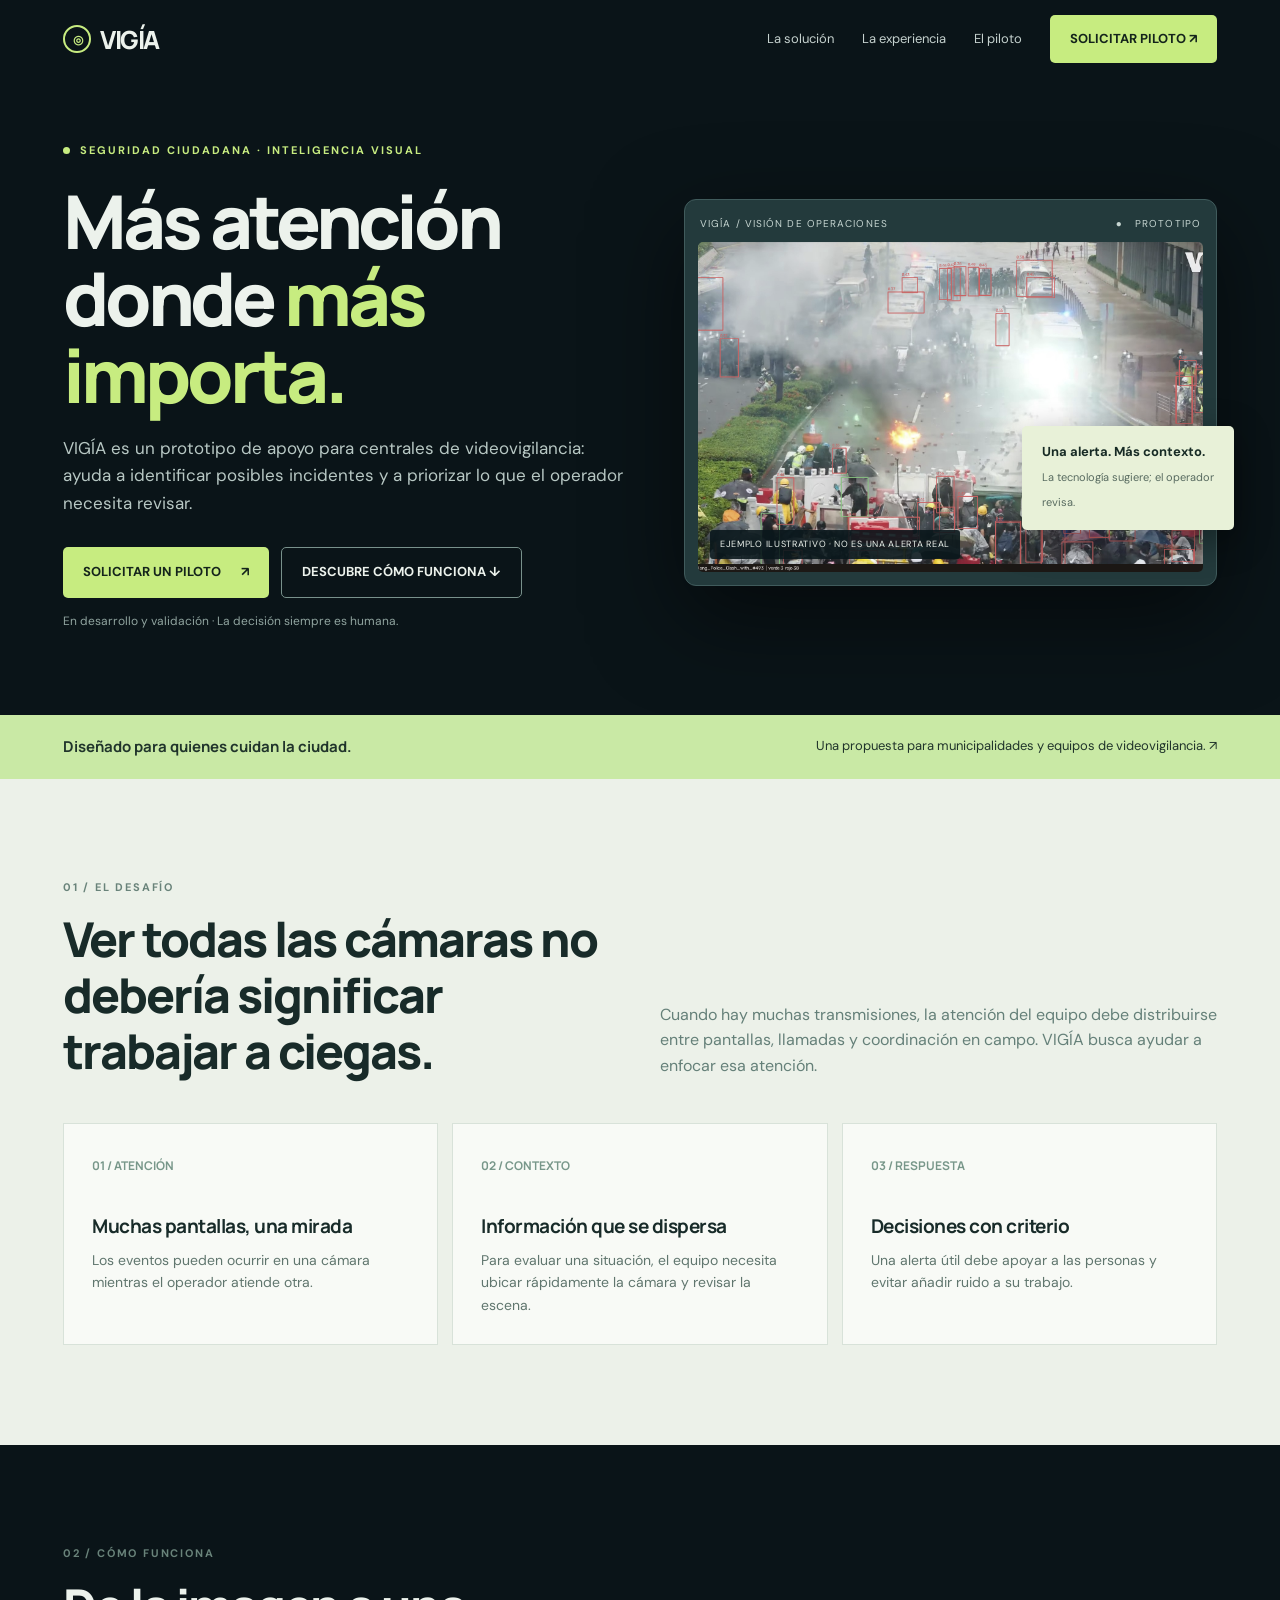
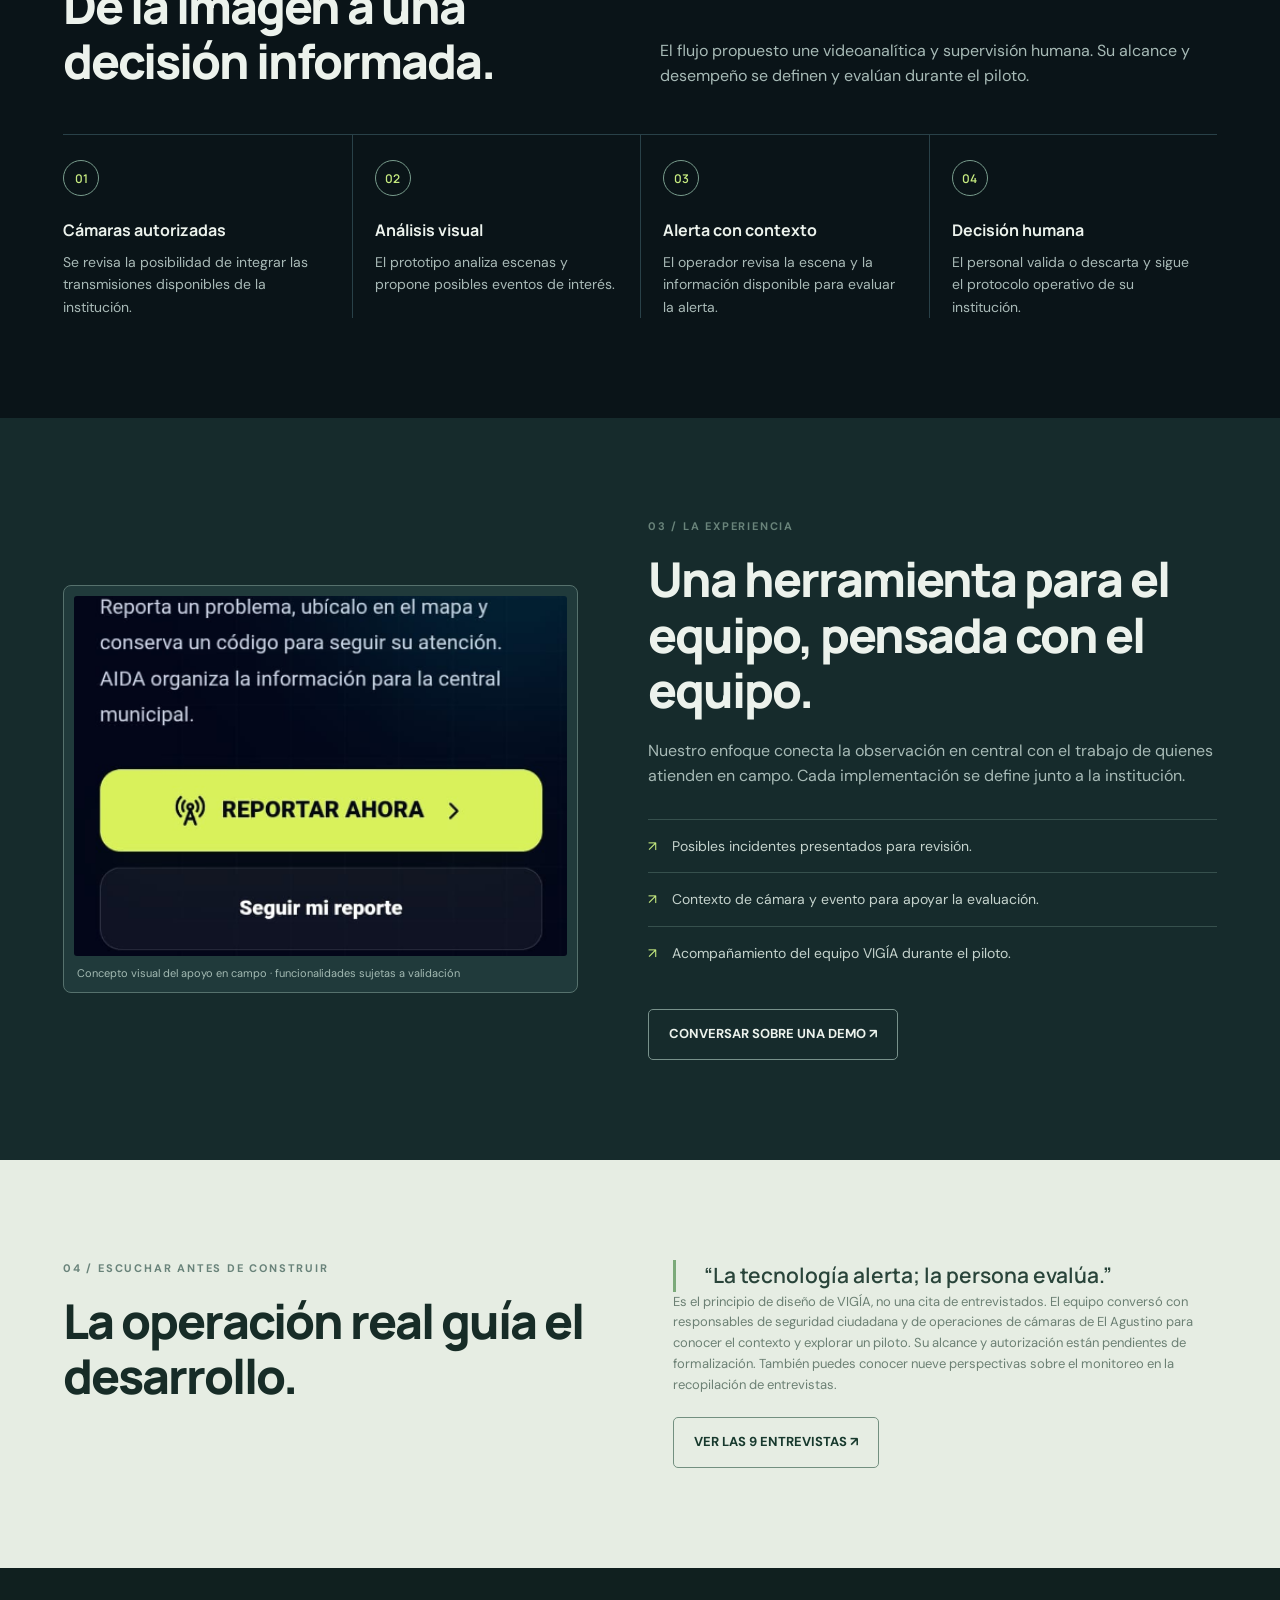
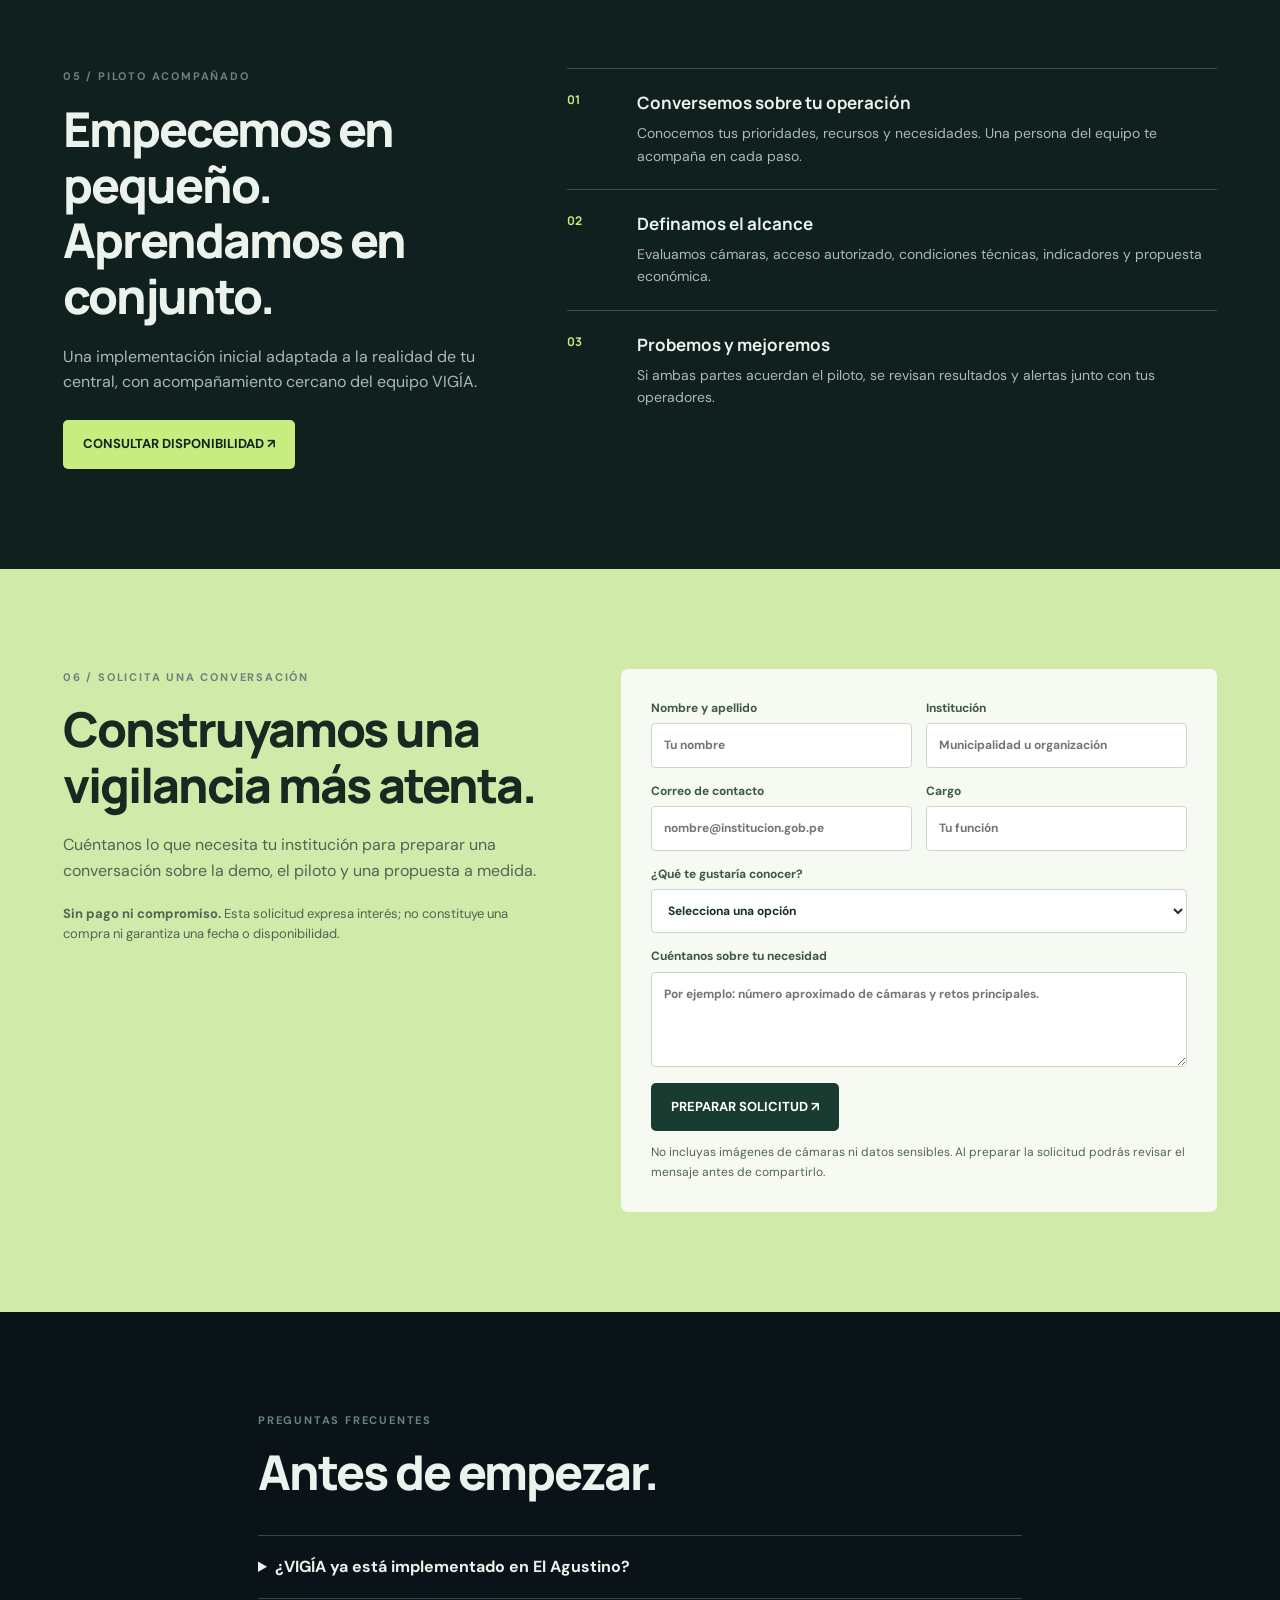
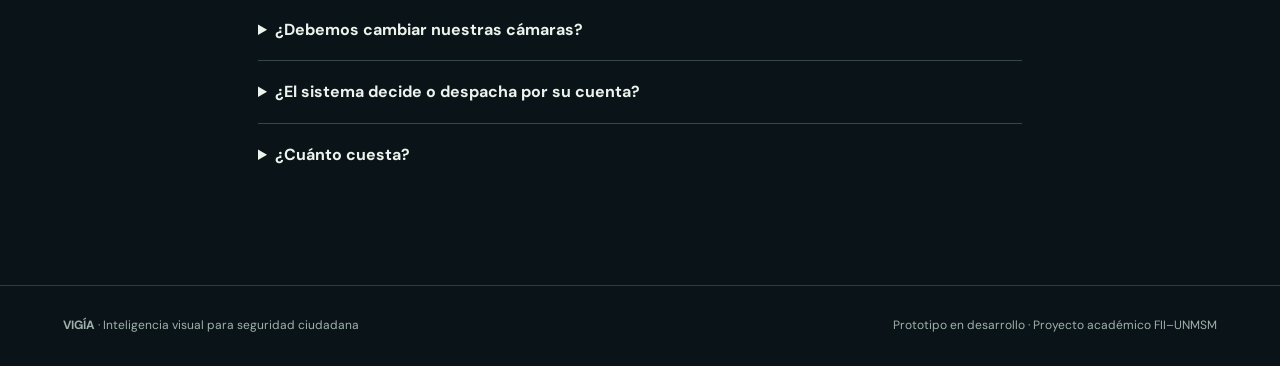
<file: index.html>
<!doctype html>
<html lang="es"><head><meta charset="utf-8"><meta name="viewport" content="width=device-width,initial-scale=1"><meta name="theme-color" content="#0b151a"><meta name="description" content="VIGÍA ayuda a los equipos de seguridad a priorizar posibles incidentes. Conoce el prototipo y solicita una conversación para un piloto acompañado."><title>VIGÍA — Ver más. Actuar mejor.</title><link rel="icon" href="https://joaquin-allasi.github.io/vigia-landing/favicon.svg"><style>
@import url('https://fonts.googleapis.com/css2?family=DM+Sans:wght@400;500;600;700&family=Manrope:wght@400;600;700;800&display=swap');
:root{--bg:#0a1418;--panel:#13252a;--line:#294148;--cream:#ecf2ec;--muted:#a9bab7;--lime:#c7ec80;--orange:#f29e72;--dark:#10201f}*{box-sizing:border-box}html{scroll-behavior:smooth}body{margin:0;background:var(--bg);color:var(--cream);font-family:'DM Sans',sans-serif;line-height:1.6}a{color:inherit}button,input,select,textarea{font:inherit}button,a{ -webkit-tap-highlight-color:transparent}.wrap{max-width:1210px;margin:auto;padding:0 28px}.nav{height:78px;display:flex;align-items:center;justify-content:space-between;gap:20px}.brand{text-decoration:none;font:800 25px Manrope,sans-serif;letter-spacing:-1.5px;display:flex;align-items:center;gap:9px}.brandmark{display:grid;place-items:center;width:28px;height:28px;border:2px solid var(--lime);border-radius:50%;font-size:12px;color:var(--lime)}nav{display:flex;gap:28px;align-items:center}nav a{text-decoration:none;font-size:13px;color:#c5d1ce}nav a:hover{color:var(--lime)}.btn{border:0;border-radius:5px;background:var(--lime);color:#14241b;padding:14px 20px;display:inline-flex;justify-content:center;align-items:center;gap:20px;font-size:13px;font-weight:700;text-decoration:none;cursor:pointer}.btn:hover{background:#dbf6a7}.btn.outline{border:1px solid #78918b;color:var(--cream);background:transparent}.btn.outline:hover{border-color:var(--lime);color:var(--lime)}.hero{padding:64px 0 72px;overflow:hidden}.eyebrow{font-size:11px;text-transform:uppercase;letter-spacing:2px;font-weight:700;color:var(--lime)}.eyebrow:before{content:'';display:inline-block;width:7px;height:7px;border-radius:50%;background:var(--lime);margin-right:10px}.hero-grid{display:grid;grid-template-columns:1.03fr .97fr;gap:55px;align-items:center}.hero h1{font:800 clamp(45px,5.8vw,78px)/1.04 Manrope,sans-serif;letter-spacing:-4px;margin:22px 0}.hero h1 span{color:var(--lime)}.lead{color:#b8c8c4;font-size:17px;max-width:570px}.actions{display:flex;gap:12px;flex-wrap:wrap;margin-top:30px}.note{font-size:12px;color:#90a49f;margin-top:14px}.visual{position:relative;background:#233a3c;border-radius:12px;padding:13px;border:1px solid #405b5c;box-shadow:0 30px 90px #0008}.visual-top{display:flex;align-items:center;justify-content:space-between;color:#c6d5d1;font-size:10px;letter-spacing:1.1px;padding:3px 2px 10px}.visual img{width:100%;height:330px;object-fit:cover;display:block;filter:saturate(.7);border-radius:5px}.visual:after{content:'EJEMPLO ILUSTRATIVO · NO ES UNA ALERTA REAL';position:absolute;left:25px;bottom:26px;background:#0a171be3;padding:7px 10px;font-size:9px;letter-spacing:.7px;border-radius:3px}.floating{position:absolute;right:-18px;bottom:55px;background:#e8f1d8;color:#172b25;padding:16px 20px;box-shadow:0 10px 35px #0006;max-width:212px;border-radius:5px}.floating strong{display:block;font-size:13px}.floating small{font-size:11px;color:#586b60}.strip{background:#c9e9a5;color:#20342b;padding:20px 0}.strip .wrap{display:flex;justify-content:space-between;gap:15px;align-items:center;font-size:13px}.strip strong{font-family:Manrope;font-size:15px}.section{padding:100px 0}.light{background:#ecf1e9;color:#182b29}.head{display:grid;grid-template-columns:1fr 1fr;gap:40px;align-items:end;margin-bottom:45px}.label{font-size:11px;letter-spacing:1.8px;font-weight:700;text-transform:uppercase;color:#69837a}.section h2{font:800 clamp(32px,4vw,48px)/1.16 Manrope,sans-serif;letter-spacing:-2px;margin:15px 0 0}.section p{margin:0}.section-lead{font-size:16px;color:#658079}.darklead{color:#a7bab6}.cards{display:grid;grid-template-columns:repeat(3,1fr);gap:14px}.card{padding:28px;background:#f8faf6;border:1px solid #d8e2d9;min-height:200px}.card .num{color:#78978a;font:700 12px Manrope}.card h3{font:700 19px Manrope;margin:35px 0 10px;letter-spacing:-.5px}.card p{color:#60766e;font-size:14px}.flow{display:grid;grid-template-columns:repeat(4,1fr);border-top:1px solid var(--line)}.step{padding:25px 22px 0 0}.step+.step{padding-left:22px;border-left:1px solid var(--line)}.step i{display:grid;place-items:center;width:36px;height:36px;border:1px solid #789c8c;border-radius:50%;font:600 12px Manrope;color:var(--lime);font-style:normal}.step h3{font:700 16px Manrope;margin:23px 0 10px}.step p{font-size:14px;color:var(--muted)}.demo{background:#162b2c}.demo-grid{display:grid;grid-template-columns:.95fr 1.05fr;gap:70px;align-items:center}.demo-pic{border:1px solid #56716d;padding:10px;border-radius:8px;background:#203a3b}.demo-pic img{width:100%;height:360px;object-fit:cover;display:block;border-radius:3px}.caption{font-size:11px;color:#a3bab3;padding:9px 3px 0}.feature-list{padding:0;list-style:none;margin:30px 0}.feature-list li{border-top:1px solid #36504d;padding:15px 0;color:#c5d3cd;font-size:14px}.feature-list li:before{content:'↗';color:var(--lime);margin-right:15px}.evidence{background:#e6ede3;color:#172c27}.evidence-grid{display:grid;grid-template-columns:1fr 1fr;gap:65px}.quote{border-left:3px solid #7caa7a;padding-left:28px;font:600 21px/1.5 Manrope;color:#29443a}.source{font:400 13px/1.6 'DM Sans';color:#6c8074;margin-top:18px}.pilot{background:#10201f}.pilot-grid{display:grid;grid-template-columns:.8fr 1.2fr;gap:70px}.pilot-list{counter-reset:x}.pilot-item{display:grid;grid-template-columns:50px 1fr;gap:20px;border-top:1px solid #39504a;padding:22px 0}.pilot-item b{color:var(--lime);font:700 12px Manrope}.pilot-item h3{font:700 17px Manrope;margin:0 0 8px}.pilot-item p{font-size:14px;color:var(--muted)}.request{background:#d0eaa9;color:#172a22}.request-grid{display:grid;grid-template-columns:.9fr 1.1fr;gap:70px}.request p{color:#4d6656}.form{background:#f7faf2;padding:30px;border-radius:7px}.form-grid{display:grid;grid-template-columns:1fr 1fr;gap:14px}.field{display:flex;flex-direction:column;gap:5px;font-size:12px;color:#3d5849;font-weight:700}.field.full{grid-column:1/-1}input,select,textarea{width:100%;padding:12px;border:1px solid #c9d9c9;background:#fff;border-radius:4px;color:#1a3028}textarea{min-height:95px;resize:vertical}.form .btn{margin-top:16px;background:#183c30;color:#fff}.form .btn:hover{background:#285b46}.privacy{font-size:12px!important;margin-top:12px!important}.result{margin-top:15px;padding:14px;background:#e1ecda;display:none;color:#1d3d2c;font-size:13px}.result.show{display:block}.result button{padding:8px 12px;margin-top:8px;border:1px solid #345c47;background:white;cursor:pointer}.faq{max-width:820px;margin:auto}.faq h2{margin-bottom:35px}details{border-top:1px solid #324945;padding:18px 0}summary{font-weight:700;cursor:pointer}details p{color:var(--muted);font-size:14px;margin-top:12px!important}footer{border-top:1px solid #2b403c;padding:30px 0;font-size:12px;color:#a0b1ab}.footer-in{display:flex;justify-content:space-between;gap:20px;flex-wrap:wrap}:focus-visible{outline:3px solid #f29e72;outline-offset:3px}@media(max-width:800px){nav a:not(.btn){display:none}.nav{height:70px}.hero{padding:40px 0 65px}.hero-grid,.head,.demo-grid,.evidence-grid,.pilot-grid,.request-grid{grid-template-columns:1fr;gap:28px}.hero h1{letter-spacing:-2.5px}.visual{margin-right:15px}.floating{right:-15px}.strip .wrap{align-items:flex-start;flex-direction:column}.section{padding:70px 0}.cards{grid-template-columns:1fr}.card{min-height:0}.card h3{margin-top:20px}.flow{grid-template-columns:1fr 1fr}.step:nth-child(3){border-left:0;padding-left:0}.step{padding-bottom:24px}.demo-pic img{height:280px}}@media(max-width:480px){.wrap{padding:0 20px}.nav .btn{padding:11px;font-size:11px}.hero h1{font-size:43px}.visual img{height:240px}.floating{bottom:42px;padding:11px;max-width:155px}.floating small{font-size:10px}.flow,.form-grid{grid-template-columns:1fr}.step+.step{border-left:0;border-top:1px solid var(--line);padding-left:0}.field.full{grid-column:auto}.form{padding:20px}.head{margin-bottom:30px}}
</style></head><body><div class="wrap"><header class="nav"><a href="#inicio" class="brand"><span class="brandmark">◎</span>VIGÍA</a><nav aria-label="Navegación principal"><a href="#solucion">La solución</a><a href="#demo">La experiencia</a><a href="#piloto">El piloto</a><a class="btn" href="#solicitud">SOLICITAR PILOTO ↗</a></nav></header></div>
<main><section class="hero" id="inicio"><div class="wrap hero-grid"><div><div class="eyebrow">Seguridad ciudadana · Inteligencia visual</div><h1>Más atención donde <span>más importa.</span></h1><p class="lead">VIGÍA es un prototipo de apoyo para centrales de videovigilancia: ayuda a identificar posibles incidentes y a priorizar lo que el operador necesita revisar.</p><div class="actions"><a class="btn" href="#solicitud">SOLICITAR UN PILOTO <span>↗</span></a><a class="btn outline" href="#como">DESCUBRE CÓMO FUNCIONA ↓</a></div><p class="note">En desarrollo y validación · La decisión siempre es humana.</p></div><div class="visual"><div class="visual-top"><span>VIGÍA / VISIÓN DE OPERACIONES</span><span>● &nbsp; PROTOTIPO</span></div><img src="https://joaquin-allasi.github.io/vigia-landing/assets/deteccion_ia.png" alt="Vista ilustrativa de análisis de una escena urbana"><div class="floating"><strong>Una alerta. Más contexto.</strong><small>La tecnología sugiere; el operador revisa.</small></div></div></div></section>
<div class="strip"><div class="wrap"><strong>Diseñado para quienes cuidan la ciudad.</strong><span>Una propuesta para municipalidades y equipos de videovigilancia. ↗</span></div></div>
<section class="section light" id="solucion"><div class="wrap"><div class="head"><div><div class="label">01 / El desafío</div><h2>Ver todas las cámaras no debería significar trabajar a ciegas.</h2></div><p class="section-lead">Cuando hay muchas transmisiones, la atención del equipo debe distribuirse entre pantallas, llamadas y coordinación en campo. VIGÍA busca ayudar a enfocar esa atención.</p></div><div class="cards"><article class="card"><span class="num">01 / ATENCIÓN</span><h3>Muchas pantallas, una mirada</h3><p>Los eventos pueden ocurrir en una cámara mientras el operador atiende otra.</p></article><article class="card"><span class="num">02 / CONTEXTO</span><h3>Información que se dispersa</h3><p>Para evaluar una situación, el equipo necesita ubicar rápidamente la cámara y revisar la escena.</p></article><article class="card"><span class="num">03 / RESPUESTA</span><h3>Decisiones con criterio</h3><p>Una alerta útil debe apoyar a las personas y evitar añadir ruido a su trabajo.</p></article></div></div></section>
<section class="section" id="como"><div class="wrap"><div class="head"><div><div class="label">02 / Cómo funciona</div><h2>De la imagen a una decisión informada.</h2></div><p class="section-lead darklead">El flujo propuesto une videoanalítica y supervisión humana. Su alcance y desempeño se definen y evalúan durante el piloto.</p></div><div class="flow"><div class="step"><i>01</i><h3>Cámaras autorizadas</h3><p>Se revisa la posibilidad de integrar las transmisiones disponibles de la institución.</p></div><div class="step"><i>02</i><h3>Análisis visual</h3><p>El prototipo analiza escenas y propone posibles eventos de interés.</p></div><div class="step"><i>03</i><h3>Alerta con contexto</h3><p>El operador revisa la escena y la información disponible para evaluar la alerta.</p></div><div class="step"><i>04</i><h3>Decisión humana</h3><p>El personal valida o descarta y sigue el protocolo operativo de su institución.</p></div></div></div></section>
<section class="section demo" id="demo"><div class="wrap demo-grid"><div class="demo-pic"><img src="https://joaquin-allasi.github.io/vigia-landing/assets/aida_app_mockup.png" alt="Ilustración de una interfaz móvil para el personal en campo"><div class="caption">Concepto visual del apoyo en campo · funcionalidades sujetas a validación</div></div><div><div class="label">03 / La experiencia</div><h2>Una herramienta para el equipo, pensada con el equipo.</h2><p class="section-lead darklead" style="margin-top:20px">Nuestro enfoque conecta la observación en central con el trabajo de quienes atienden en campo. Cada implementación se define junto a la institución.</p><ul class="feature-list"><li>Posibles incidentes presentados para revisión.</li><li>Contexto de cámara y evento para apoyar la evaluación.</li><li>Acompañamiento del equipo VIGÍA durante el piloto.</li></ul><a class="btn outline" href="#solicitud">CONVERSAR SOBRE UNA DEMO ↗</a></div></div></section>
<section class="section evidence"><div class="wrap evidence-grid"><div><div class="label">04 / Escuchar antes de construir</div><h2>La operación real guía el desarrollo.</h2></div><div><div class="quote">“La tecnología alerta; la persona evalúa.”</div><p class="source">Es el principio de diseño de VIGÍA, no una cita de entrevistados. El equipo conversó con responsables de seguridad ciudadana y de operaciones de cámaras de El Agustino para conocer el contexto y explorar un piloto. Su alcance y autorización están pendientes de formalización. También puedes conocer nueve perspectivas sobre el monitoreo en la recopilación de entrevistas.</p><a class="btn outline" style="margin-top:22px;color:#17392d;border-color:#739080" href="https://joaquinallasi-vigia-entrevistas.static.hf.space/index.html" target="_blank" rel="noopener noreferrer">VER LAS 9 ENTREVISTAS ↗</a></div></div></section>
<section class="section pilot" id="piloto"><div class="wrap pilot-grid"><div><div class="label">05 / Piloto acompañado</div><h2>Empecemos en pequeño. Aprendamos en conjunto.</h2><p class="section-lead darklead" style="margin-top:20px">Una implementación inicial adaptada a la realidad de tu central, con acompañamiento cercano del equipo VIGÍA.</p><a class="btn" href="#solicitud" style="margin-top:25px">CONSULTAR DISPONIBILIDAD ↗</a></div><div class="pilot-list"><div class="pilot-item"><b>01</b><div><h3>Conversemos sobre tu operación</h3><p>Conocemos tus prioridades, recursos y necesidades. Una persona del equipo te acompaña en cada paso.</p></div></div><div class="pilot-item"><b>02</b><div><h3>Definamos el alcance</h3><p>Evaluamos cámaras, acceso autorizado, condiciones técnicas, indicadores y propuesta económica.</p></div></div><div class="pilot-item"><b>03</b><div><h3>Probemos y mejoremos</h3><p>Si ambas partes acuerdan el piloto, se revisan resultados y alertas junto con tus operadores.</p></div></div></div></div></section>
<section class="section request" id="solicitud"><div class="wrap request-grid"><div><div class="label">06 / Solicita una conversación</div><h2>Construyamos una vigilancia más atenta.</h2><p style="margin-top:20px">Cuéntanos lo que necesita tu institución para preparar una conversación sobre la demo, el piloto y una propuesta a medida.</p><p style="margin-top:20px;font-size:13px"><b>Sin pago ni compromiso.</b> Esta solicitud expresa interés; no constituye una compra ni garantiza una fecha o disponibilidad.</p></div><form class="form" id="requestForm"><div class="form-grid"><label class="field">Nombre y apellido <input name="nombre" required autocomplete="name" maxlength="100" placeholder="Tu nombre"></label><label class="field">Institución <input name="institucion" required maxlength="120" placeholder="Municipalidad u organización"></label><label class="field">Correo de contacto <input name="correo" type="email" required autocomplete="email" placeholder="nombre@institucion.gob.pe"></label><label class="field">Cargo <input name="cargo" maxlength="100" placeholder="Tu función"></label><label class="field full">¿Qué te gustaría conocer? <select name="interes" required><option value="">Selecciona una opción</option><option>Solicitar un piloto</option><option>Solicitar una demostración</option><option>Consultar una propuesta y precio</option></select></label><label class="field full">Cuéntanos sobre tu necesidad <textarea name="mensaje" maxlength="1000" placeholder="Por ejemplo: número aproximado de cámaras y retos principales."></textarea></label></div><button class="btn" type="submit">PREPARAR SOLICITUD ↗</button><p class="privacy">No incluyas imágenes de cámaras ni datos sensibles. Al preparar la solicitud podrás revisar el mensaje antes de compartirlo.</p><div class="result" id="result" role="status" aria-live="polite"><strong>Solicitud preparada.</strong> Copia el mensaje y compártelo directamente con el equipo de VIGÍA. Este formulario no envía ni almacena datos automáticamente.<br><button type="button" id="copy">Copiar solicitud</button><span id="copystatus"></span><textarea id="output" aria-label="Mensaje preparado" readonly style="margin-top:10px"></textarea></div></form></div></section>
<section class="section"><div class="wrap faq"><div class="label">Preguntas frecuentes</div><h2>Antes de empezar.</h2><details><summary>¿VIGÍA ya está implementado en El Agustino?</summary><p>VIGÍA es un prototipo en desarrollo. Hubo conversaciones con responsables municipales y una oportunidad de piloto por formalizar; no presentamos el piloto como implementado.</p></details><details><summary>¿Debemos cambiar nuestras cámaras?</summary><p>La propuesta busca aprovechar infraestructura existente cuando sea técnicamente compatible. Esto se revisa durante el diagnóstico.</p></details><details><summary>¿El sistema decide o despacha por su cuenta?</summary><p>No. El flujo previsto deja la evaluación y las decisiones operativas en manos del personal autorizado.</p></details><details><summary>¿Cuánto cuesta?</summary><p>La propuesta económica depende del alcance, integración, infraestructura y soporte acordados. Puedes solicitar una conversación para definirla.</p></details></div></section></main><footer><div class="wrap footer-in"><span><b>VIGÍA</b> · Inteligencia visual para seguridad ciudadana</span><span>Prototipo en desarrollo · Proyecto académico FII–UNMSM</span></div></footer><script>
const form=document.querySelector('#requestForm'),out=document.querySelector('#output'),result=document.querySelector('#result');form.addEventListener('submit',e=>{e.preventDefault();const d=new FormData(form);out.value=`Hola, equipo VIGÍA:\n\nMe interesa: ${d.get('interes')}\nNombre: ${d.get('nombre')}\nInstitución: ${d.get('institucion')}\nCargo: ${d.get('cargo')||'No indicado'}\nCorreo: ${d.get('correo')}\nNecesidad: ${d.get('mensaje')||'Me gustaría recibir más información.'}\n\nEsta solicitud expresa interés y no constituye una compra.`;result.classList.add('show');out.focus();});document.querySelector('#copy').addEventListener('click',async()=>{try{await navigator.clipboard.writeText(out.value);document.querySelector('#copystatus').textContent='  Copiado.'}catch{out.focus();out.select();document.querySelector('#copystatus').textContent='  Selecciona y copia el texto.'}});
</script></body></html>
</file>
